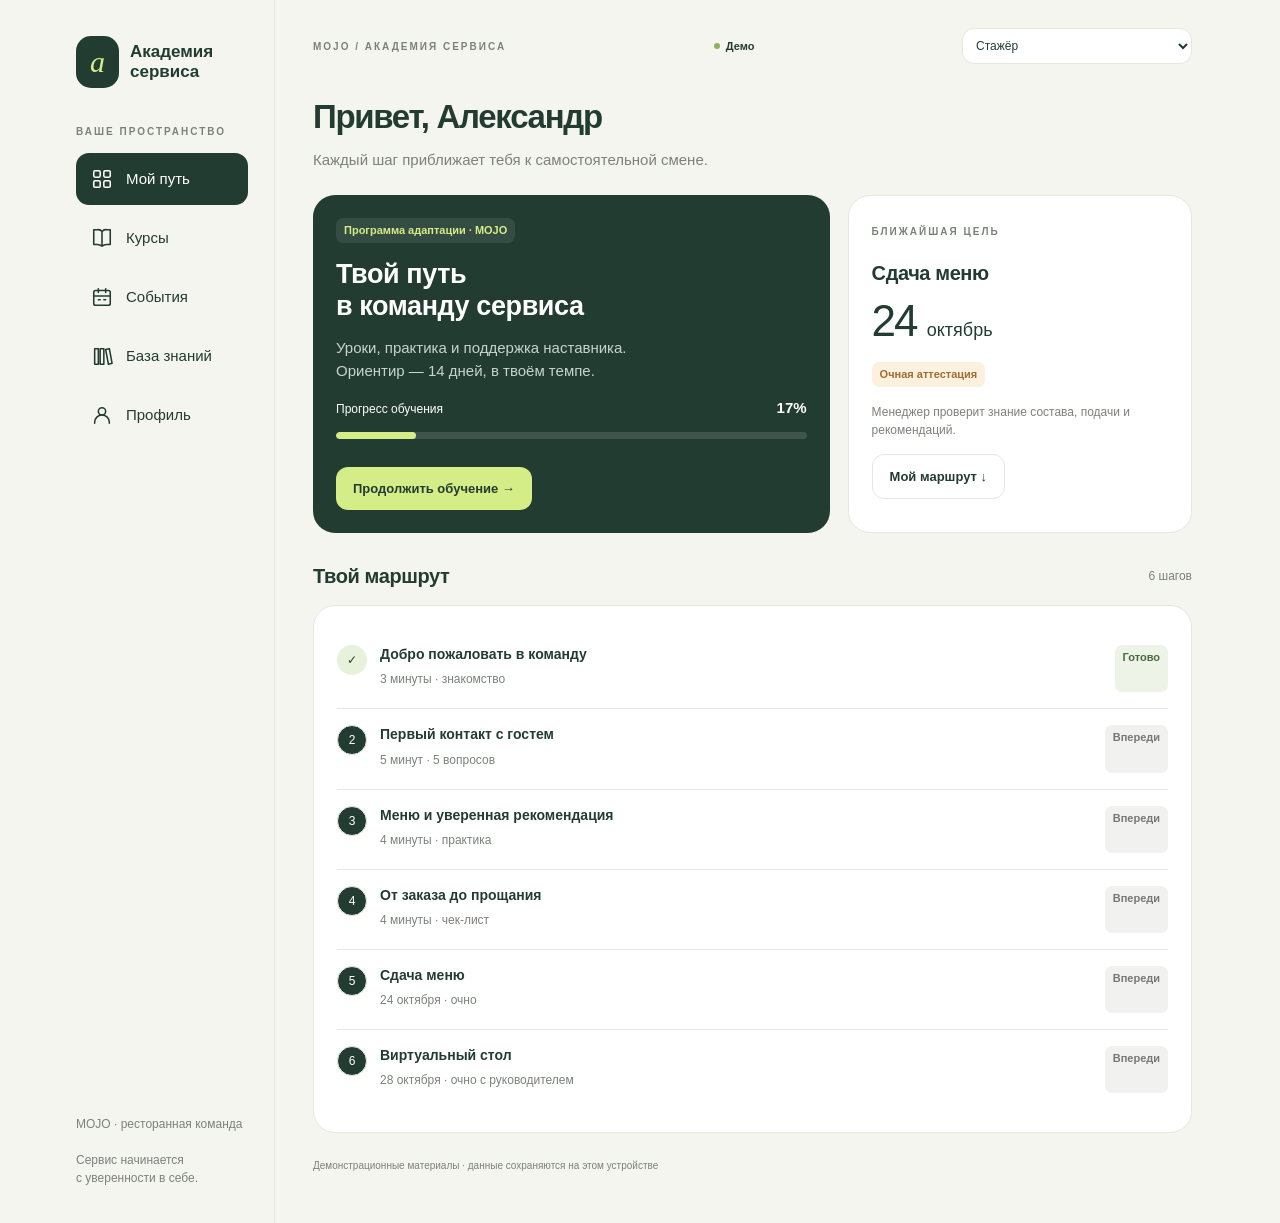
<file: index.html>
<!doctype html><html lang="ru"><head><meta charset="UTF-8"><meta name="viewport" content="width=device-width, initial-scale=1, viewport-fit=cover"><meta name="theme-color" content="#f5f5f0"><title>Академия сервиса</title><link rel="stylesheet" href="style.css?v=3"><script src="https://telegram.org/js/telegram-web-app.js"></script><script defer src="app.js?v=3"></script></head><body><div id="app"></div><dialog id="modal"></dialog><div id="toast" role="status" aria-live="polite"></div></body></html>
</file>
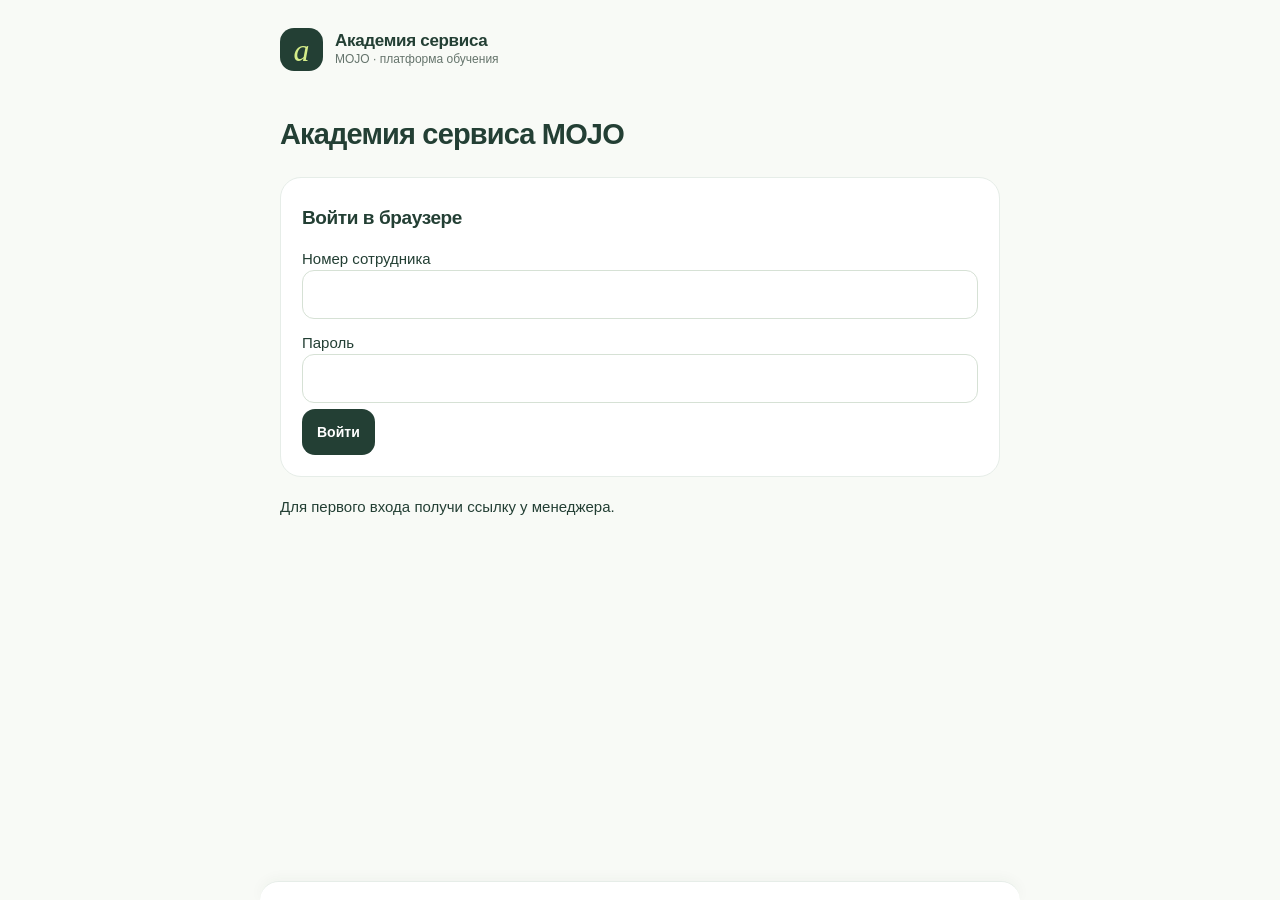
<file: pilot/index.html>
<!doctype html><html lang="ru"><head><meta charset="utf-8"><meta name="viewport" content="width=device-width,initial-scale=1,viewport-fit=cover"><title>Академия сервиса · Пилот</title><link rel="stylesheet" href="/pilot/pilot.css?v=20261023-outcome1"><link rel="stylesheet" href="/pilot/learning.css?v=20261023-events1"><link rel="stylesheet" href="/pilot/dishes.css?v=20261027-nav1"><link rel="stylesheet" href="/pilot/wine_cards.css?v=20261026-1-photos1"><script defer src="/pilot/telegram-web-app.js?v=20261101" onload="window.Telegram?.WebApp?.ready()"></script><script defer src="/pilot/learning.js?v=20261120-parallel"></script><script defer src="/pilot/onboarding.js?v=20261027-journey1-reflection1"></script><script defer src="/pilot/dishes.js?v=20261027-nav1-allergens1-next1"></script><script defer src="/pilot/pilot.js?v=20261120-startup-invites"></script><script defer src="/pilot/wine_cards.js?v=20261026-1"></script><script defer src="/pilot/menu_cards.js?v=photos1-20261027-stages1-repeat1"></script><script defer src="/pilot/menu_assessments.js?v=20261027-stages1"></script><script defer src="/pilot/events.js?v=20261023-events1"></script><script defer src="/pilot/voice.js?v=1"></script><link rel="stylesheet" href="/pilot/learner.css?v=20261026-reference1"><link rel="stylesheet" href="/pilot/mobile_polish.css?v=20261027-buttons1"><link rel="stylesheet" href="/pilot/onboarding.css?v=20261027-journey1"><script defer src="/pilot/recertification.js?v=20261110"></script></head><body><header class="academy-header"><div class="academy-mark" aria-hidden="true">a</div><div class="academy-brand"><strong>Академия сервиса</strong><span>MOJO · платформа обучения</span></div></header><nav id="nav"></nav><main id="app"><p>Подключаемся…</p></main><div id="error" role="alert"></div></body></html>
</file>
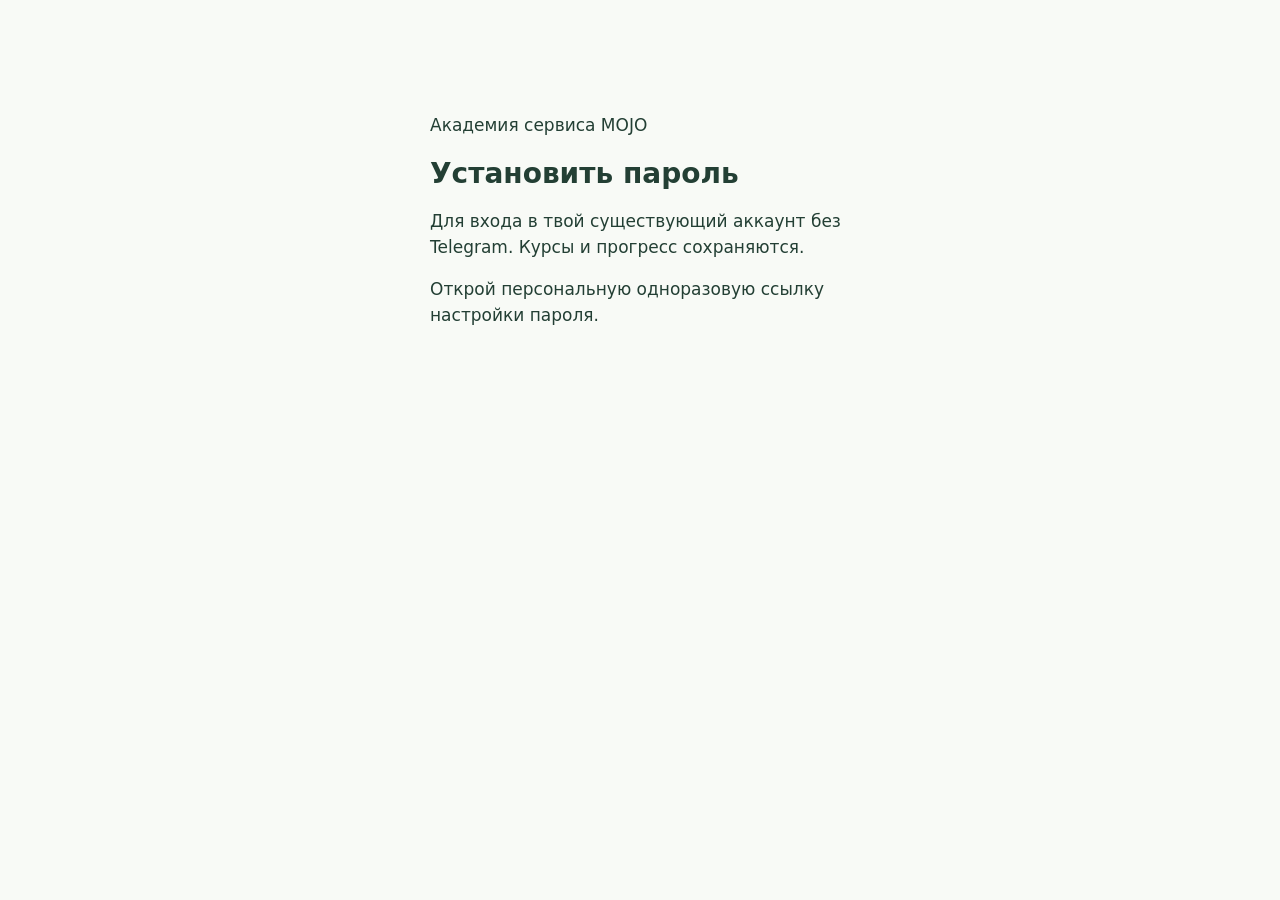
<file: pilot/setup-password.html>
<!doctype html>
<html lang="ru"><meta charset="utf-8"><meta name="viewport" content="width=device-width, initial-scale=1"><meta name="referrer" content="no-referrer"><title>Пароль · Академия MOJO</title>
<style>body{margin:0;background:#F8FAF6;color:#233F34;font:17px system-ui}main{max-width:420px;margin:8vh auto;padding:24px}form{background:white;padding:24px;border:1px solid #E6EDE8;border-radius:24px}h1{font-size:28px}label{display:block;margin:18px 0}input{box-sizing:border-box;width:100%;font:inherit;padding:14px;margin-top:8px;border:1px solid #bdcbbf;border-radius:12px}button,a{font:inherit}button{width:100%;padding:16px;background:#233F34;color:white;border:0;border-radius:12px}button:disabled{opacity:.5}p{line-height:1.5}#status{overflow-wrap:anywhere}a{color:#233F34}</style>
<main><p>Академия сервиса MOJO</p><h1>Установить пароль</h1><p>Для входа в твой существующий аккаунт без Telegram. Курсы и прогресс сохраняются.</p>
<form id="setup"><label>Новый пароль<input id="password" name="password" type="password" autocomplete="new-password" minlength="12" maxlength="128" required></label><label>Повтори пароль<input id="repeat" name="repeat" type="password" autocomplete="new-password" minlength="12" maxlength="128" required></label><p>От 12 до 128 символов.</p><button id="submit">Сохранить пароль</button></form><p id="status" role="status" aria-live="polite"></p><a id="login" href="/pilot/" hidden>Перейти ко входу →</a></main>
<script>
const token=location.hash.slice(1);history.replaceState(null,'',location.pathname);
const form=document.getElementById('setup'), status=document.getElementById('status'), button=document.getElementById('submit');
if(!token){form.hidden=true;status.textContent='Открой персональную одноразовую ссылку настройки пароля.';}
form.addEventListener('submit',async e=>{e.preventDefault();const password=document.getElementById('password'),repeat=document.getElementById('repeat');
if(password.value!==repeat.value){status.textContent='Пароли не совпадают.';return;}
button.disabled=true;status.textContent='Сохраняем…';
try{const response=await fetch('/api/browser/setup-password',{method:'POST',headers:{'Content-Type':'application/json'},body:JSON.stringify({token,password:password.value})});
const data=await response.json();if(!response.ok)throw new Error(typeof data.detail==='string'?data.detail:'Не удалось сохранить пароль.');
password.value='';repeat.value='';form.hidden=true;status.textContent='Пароль сохранён. Твой номер сотрудника: '+data.staff_id+'. Используй его и новый пароль для входа.';document.getElementById('login').hidden=false;
}catch(error){status.textContent=error.message==='Failed to fetch'?'Нет соединения. Попробуй ещё раз.':error.message;}finally{button.disabled=false;}});
</script></html>
</file>
<file: style.css>
:root{--bg:#f5f5f0;--paper:#fff;--ink:#233c32;--muted:#7b827b;--line:#e4e8df;--accent:#d5ed87;--green:#2e5844;--orange:#edc39a}*{box-sizing:border-box}body{margin:0;background:var(--bg);color:var(--ink);font:15px/1.5 -apple-system,BlinkMacSystemFont,"Segoe UI",sans-serif}button,input,select,textarea{font:inherit}button,a,input,select,textarea{-webkit-tap-highlight-color:transparent}button{cursor:pointer;color:inherit}button:disabled{opacity:.5;cursor:default}button:focus-visible,a:focus-visible{outline:3px solid #91b55e;outline-offset:3px}a{color:var(--green)}.shell{max-width:1180px;margin:auto;display:grid;grid-template-columns:225px 1fr;min-height:100vh}.sidebar{padding:36px 26px;border-right:1px solid var(--line);display:flex;flex-direction:column;gap:36px}.brand{display:flex;align-items:center;gap:11px;font-size:17px;font-weight:750;line-height:1.2}.logo{background:var(--ink);color:var(--accent);font:italic 30px Georgia;padding:9px 14px;border-radius:15px}.eyebrow{text-transform:uppercase;letter-spacing:2px;font-size:10px;font-weight:700;color:var(--muted)}nav{display:grid;gap:7px}nav button{background:transparent;border:0;padding:14px;border-radius:13px;text-align:left;display:flex;gap:12px;align-items:center}nav button.active{background:var(--ink);color:white}.navicon{font-size:19px;width:24px;text-align:center}.sidebottom{margin-top:auto;font-size:12px;color:var(--muted)}main{padding:28px 38px 50px;min-width:0}.topbar{display:flex;justify-content:space-between;align-items:center;gap:12px;margin-bottom:28px}.rolepicker{border:1px solid var(--line);border-radius:12px;background:#fff;padding:9px;max-width:230px;font-size:12px}.demo{display:inline-flex;align-items:center;gap:6px;font-size:11px;font-weight:650}.demo:before{content:'';width:6px;height:6px;background:#91b15e;border-radius:50%}h1{font-size:33px;letter-spacing:-1.3px;font-weight:650;margin:0 0 5px}h2{font-size:20px;letter-spacing:-.4px;margin:0}h3{font-size:17px;line-height:1.3;margin:0 0 7px}p{margin:7px 0 15px}.muted{color:var(--muted)}.intro{margin-bottom:24px}.grid{display:grid;grid-template-columns:1.5fr 1fr;gap:18px}.cards{display:grid;grid-template-columns:repeat(2,1fr);gap:16px}.card{padding:23px;border:1px solid var(--line);background:white;border-radius:22px;min-width:0}.hero{background:var(--ink);color:#fff;border:0;position:relative;overflow:hidden}.hero p{color:#c7d4cb}.hero .eyebrow{color:#bdcbbf}.hero h2{font-size:27px;line-height:1.2;max-width:280px;margin:15px 0}.hero .pill{background:#ffffff15;color:#d5ed87}.hero>*{position:relative;z-index:1}.btn{border:0;border-radius:12px;padding:12px 17px;background:var(--ink);color:white;font-weight:600;font-size:13px;display:inline-flex;align-items:center;justify-content:center;gap:8px;text-decoration:none}.btn.lime{background:var(--accent);color:var(--ink)}.btn.soft{background:#edf1e9;color:var(--ink)}.btn.outline{background:white;border:1px solid var(--line);color:var(--ink)}.btn.danger{background:#fae7e2;color:#953d2b}.full{width:100%}.row{display:flex;align-items:center;justify-content:space-between;gap:12px}.wrap{flex-wrap:wrap}.pill{display:inline-block;border-radius:7px;padding:4px 8px;background:#edf3e6;color:#4b6a40;font-size:11px;font-weight:600}.pill.warm{background:#fcf0df;color:#9e6c34}.pill.gray{background:#f1f2ef;color:#777}.section{margin:28px 0 14px}.progress{height:7px;background:#e9eee5;border-radius:10px;overflow:hidden;margin:12px 0}.progress>span{display:block;height:100%;background:#91b464;border-radius:10px}.hero .progress{background:#ffffff20}.hero .progress>span{background:var(--accent)}.big{font-size:44px;letter-spacing:-2px;line-height:1.2}.small{font-size:12px}.step{display:flex;gap:13px;padding:16px 0;border-bottom:1px solid var(--line)}.step:last-child{border:0}.stepnum{flex-shrink:0;width:30px;height:30px;border:1px solid var(--line);border-radius:50%;display:grid;place-items:center;font-size:12px}.step.done .stepnum{background:#e8f1d9;border:0}.step.current .stepnum{background:var(--ink);color:white}.step p{margin:4px 0;font-size:12px;color:var(--muted)}.courseart{height:115px;border-radius:14px;margin-bottom:17px;display:flex;align-items:center;justify-content:space-between;padding:22px;background:#e8eddf;color:#647f4e}.courseart .art{font-size:64px;font-family:Georgia}.courseart.apricot{background:#f5e5d5;color:#9e7853}.courseart.lilac{background:#eae6f3;color:#897b9e}.date{width:54px;flex-shrink:0;padding:8px;text-align:center;background:#eff2e9;border-radius:12px;font-size:11px}.date strong{display:block;font-size:23px;line-height:1.2}.event{display:flex;gap:15px;align-items:flex-start}.eventbody{flex:1;min-width:0}.eventbody p{font-size:12px}.eventcard{margin-bottom:12px}.stats{display:grid;grid-template-columns:repeat(3,1fr);gap:13px;margin:20px 0}.stats .card{padding:18px}.stats strong{font-size:29px;display:block}.stats span{font-size:11px;color:var(--muted)}.avatar{width:42px;height:42px;border-radius:50%;display:grid;place-items:center;background:#dfe8d5;color:#567345;font-size:13px;font-weight:700;flex-shrink:0}.person{padding:17px 0;border-bottom:1px solid var(--line)}.person:last-child{border:0}.personinfo{flex:1}.personinfo strong{font-size:13px}.personinfo p{font-size:11px;margin:2px 0;color:var(--muted)}label{display:block;font-size:12px;font-weight:600;margin:15px 0 6px}input,select,textarea{width:100%;border:1px solid #d5dccf;background:#fff;color:var(--ink);border-radius:10px;padding:11px;min-width:0}input[type=radio],input[type=checkbox]{width:auto;accent-color:var(--green)}textarea{min-height:90px;resize:vertical}.option{display:flex;gap:10px;align-items:flex-start;padding:13px;border:1px solid var(--line);border-radius:12px;margin:9px 0;font-weight:400;font-size:14px}.option:has(input:checked){background:#edf3e4;border-color:#91b464}dialog{border:0;padding:27px;border-radius:23px;width:min(540px,calc(100% - 24px));max-height:88vh;color:var(--ink);box-shadow:0 25px 100px #18342830}dialog::backdrop{background:#15281e70;backdrop-filter:blur(4px)}.close{border:0;background:#f0f2ec;border-radius:50%;width:32px;height:32px;font-size:22px}.actions{display:flex;gap:9px;margin-top:19px;flex-wrap:wrap}.notice{padding:13px 15px;background:#eef1e7;border-radius:12px;font-size:12px;margin:17px 0}.lesson{font-size:15px;line-height:1.8}.lesson h3{margin-top:22px}.qr{display:block;width:190px;height:190px;margin:20px auto}.empty{text-align:center;padding:30px;color:var(--muted)}#toast{position:fixed;bottom:90px;left:50%;transform:translateX(-50%) translateY(30px);background:var(--ink);color:white;border-radius:13px;padding:12px 20px;opacity:0;pointer-events:none;transition:.2s;z-index:20;width:max-content;max-width:90%;font-size:13px}#toast.show{opacity:1;transform:translateX(-50%) translateY(0)}.checklist{padding-left:19px}.checklist li{margin:9px 0}.mobilebrand{display:none}footer{font-size:10px;color:var(--muted);margin-top:25px}.spaced{margin-top:16px}@media(max-width:760px){.shell{display:block}.sidebar{border:0;padding:0}.sidebar .brand,.sidebar .eyebrow,.sidebottom{display:none}.sidebar nav{position:fixed;bottom:0;left:0;right:0;background:#fffffff5;border-top:1px solid var(--line);display:flex;justify-content:space-around;padding:7px 5px calc(7px + env(safe-area-inset-bottom));z-index:5;backdrop-filter:blur(15px)}nav button{flex:1;flex-direction:column;gap:2px;padding:7px 2px;font-size:10px;border-radius:10px}nav button.active{background:#edf2e4;color:var(--green)}.navicon{font-size:18px}.mobilebrand{display:flex;font-size:12px}.mobilebrand .logo{font-size:19px;padding:7px 10px;border-radius:10px}main{padding:19px 19px 105px}.topbar{margin-bottom:23px;flex-wrap:wrap}.rolepicker{max-width:100%;width:auto;font-size:11px;padding:8px}.topbar>.eyebrow{display:none}.demo{font-size:10px}.grid{grid-template-columns:1fr}.cards{gap:11px}.card{padding:18px;border-radius:18px}h1{font-size:29px}.intro p{font-size:13px}.hero h2{font-size:27px}.courseart{height:92px;padding:13px}.courseart .art{font-size:47px}.cards h3{font-size:15px}.cards .card{padding:14px}.stats{gap:7px}.stats .card{padding:12px}.stats strong{font-size:26px}.stats span{font-size:10px}.person .btn{padding:9px;font-size:11px}.rolelabel{margin:0}.eventcard .row{flex-wrap:wrap}.big{font-size:38px}.section{margin-top:24px}}@media(prefers-reduced-motion:reduce){*{transition:none!important}}

/* Keep decorative glyphs from rendering as color emoji on iOS. */
.courseart .art{display:none}

/* Consistent vector navigation icons across iOS and desktop. */
.navicon{width:24px;height:24px;display:inline-flex;align-items:center;justify-content:center;flex-shrink:0}.navicon svg{display:block;width:22px;height:22px}nav button{min-height:44px}
</file>
<file: pilot/pilot.css>
:root{color-scheme:light;--ink:#233c32;--line:#e0e6dd;--muted:#68766c}*{box-sizing:border-box}body{margin:0;background:#f5f5f0;color:var(--ink);font:16px/1.5 -apple-system,BlinkMacSystemFont,'Segoe UI',sans-serif}header,main,nav{max-width:900px;margin:auto;padding:20px}header{display:flex;justify-content:space-between;gap:15px}header span,.muted{color:var(--muted);font-size:13px}nav{display:flex;gap:8px;padding-top:0;overflow:auto}button,.button{font:inherit;border:0;border-radius:10px;background:var(--ink);color:white;padding:11px 15px;cursor:pointer;text-decoration:none;display:inline-block}button:disabled{opacity:.5;cursor:wait}button.secondary,nav button{background:#e5ebdf;color:var(--ink)}nav button.active{background:var(--ink);color:white}h1{font-size:27px;line-height:1.2}h2{font-size:20px}h3{font-size:17px}.card{background:white;border:1px solid var(--line);border-radius:16px;padding:20px;margin-bottom:14px}.row{display:flex;gap:10px;align-items:center;flex-wrap:wrap}.row>*{margin:0}.badge{background:#edf2e5;border-radius:6px;padding:4px 8px;font-size:12px}.body{white-space:pre-wrap;overflow-wrap:anywhere}label{display:block;margin:12px 0 6px}input,textarea,select{font:inherit;color:inherit;width:100%;padding:10px;background:white;border:1px solid #bdcabb;border-radius:8px}input[type=checkbox],input[type=radio]{width:auto;margin-right:9px}textarea{min-height:110px}textarea.lesson{min-height:220px}.option{padding:10px;border:1px solid var(--line);border-radius:8px}.question{border:1px solid var(--line);padding:16px;margin:15px 0;border-radius:12px}.actions{display:flex;gap:10px;margin-top:16px;flex-wrap:wrap}#error:not(:empty){position:fixed;bottom:15px;left:5%;width:90%;background:#723a30;color:white;padding:15px;border-radius:10px;z-index:10}button:focus-visible,a:focus-visible{outline:3px solid #93b955;outline-offset:3px}@media(max-width:600px){header,main,nav{padding:16px}header span{display:none}nav button{font-size:13px;white-space:nowrap}.card{padding:16px}}
/* MOJO: cream canvas, forest cards and lime progress from the original demo. */
:root{--ink:#223e34;--muted:#788279;--line:#e2e7dc;--lime:#d6ee89}
body{background:#f6f6f1}header{padding-top:28px;align-items:center}header strong{font-size:20px;letter-spacing:-.5px}h1{font-size:32px;letter-spacing:-1px;margin:18px 0 26px}h2{letter-spacing:-.4px}.card{border-radius:24px;padding:24px;margin-bottom:18px;box-shadow:0 2px 4px #223e3403}.progress-card{background:var(--ink);color:#fff;border:0;padding:30px}.progress-card .muted{color:#c8d5ca}.progress-card progress{appearance:none;height:9px;border:0;border-radius:20px;overflow:hidden}.progress-card progress::-webkit-progress-bar{background:#456052}.progress-card progress::-webkit-progress-value{background:var(--lime)}.progress-card progress::-moz-progress-bar{background:var(--lime)}button,.button{border-radius:13px;font-weight:600;padding:12px 17px}button.secondary{background:#eef2e7}nav button.active{background:#e9f0df;color:var(--ink);box-shadow:inset 0 -3px var(--ink)}nav button{background:transparent}.badge{border-radius:20px;padding:5px 10px}.option{border-radius:12px;padding:14px}.option:has(input:checked){background:#eff5e3;border-color:#859f69}input,textarea,select{border-radius:12px;padding:12px}main{padding-bottom:110px}#error:not(:empty){bottom:90px}button:focus-visible,a:focus-visible,input:focus-visible,textarea:focus-visible,select:focus-visible{outline:3px solid #91ad5c;outline-offset:3px}
@media(max-width:600px){header{padding:20px 20px 4px}main{padding:10px 20px 110px}h1{font-size:29px}h2{font-size:21px}.card{padding:22px;border-radius:22px}.actions button{flex:1 1 140px}nav{position:fixed;bottom:0;left:0;right:0;z-index:5;max-width:none;background:#fff;border-top:1px solid var(--line);padding:10px 8px calc(12px + env(safe-area-inset-bottom));gap:3px;justify-content:space-around}nav button{font-size:12px;min-height:48px;padding:8px 9px;flex:1;border-radius:13px}.progress-card{padding:25px}header span{display:none}}
@media(prefers-reduced-motion:reduce){*{scroll-behavior:auto!important}}


/* Reading and practice share the same mobile layout. */
:root{--paper:#fff;--canvas:#F8FAF6;--forest:#233F34;--forest-soft:#365747;--lime:#D5ED89;--border:#E6EDE8;--text-sub:#65746c;--ink:#233F34;--line:#E6EDE8}
body{background:var(--canvas);font-size:15px;line-height:1.54;-webkit-font-smoothing:antialiased}
header.academy-header{display:flex;align-items:center;justify-content:flex-start;gap:12px;padding:22px 20px 4px}
.academy-mark{background:var(--forest);color:var(--lime);border-radius:14px;width:43px;height:43px;display:grid;place-items:center;font:italic 32px Georgia,serif;line-height:1;flex-shrink:0}
.academy-brand{display:flex;flex-direction:column;gap:0;min-width:0}
.academy-brand strong{font-size:17px;font-weight:750;line-height:1.22;letter-spacing:-.3px}
.academy-brand span{font-size:12px;color:var(--text-sub);display:block!important;line-height:1.4}
main{max-width:900px;margin:auto;padding:18px 20px 112px}
h1{font-size:29px;font-weight:750;line-height:1.18;letter-spacing:-.85px}
h2{font-size:19px;line-height:1.3;font-weight:700}
.card{background:var(--paper);border:1px solid var(--border);border-radius:21px;padding:21px;box-shadow:none}
.card h2{margin-top:7px}
.card .muted{color:var(--text-sub)}
.card p{overflow-wrap:anywhere}
.eyebrow{font-size:10px;text-transform:uppercase;font-weight:800;letter-spacing:1.7px;color:#748471}
.section-heading{margin:2px 0 25px}
.section-heading h1{margin:9px 0 8px}
.section-heading p{margin:0;max-width:48ch}
.case-card{display:flex;flex-direction:column;gap:6px;min-height:160px}
.case-card h2{margin:4px 0 2px;font-size:19px}
.case-card p{margin:0}
.case-card .actions{margin-top:auto;padding-top:13px}
.case-scenario{background:#244337;color:white;border:none;padding:27px 23px}
.case-scenario .eyebrow{color:var(--lime)}
.case-scenario .case-prompt{font-size:18px;line-height:1.52;margin:17px 0 4px;letter-spacing:-.25px}
.case-answer-card h2{margin:0 0 9px}
.case-answer-card label{font-size:14px;font-weight:650}
.case-answer-card textarea{font-size:16px;line-height:1.6;min-height:168px;border:1px solid #bdcabb;resize:vertical}
.case-answer-card .muted{font-size:12px;line-height:1.45}
.case-answer-card .lime-action{background:var(--lime);color:var(--forest);font-weight:800}
#case-feedback .card{border-color:#cbd9bd;background:#fafdf6}
#case-feedback h3{margin-top:16px}
#case-request-state:empty{display:none}
.progress-card{background:var(--forest);color:white}
.badge{display:inline-block;align-self:flex-start;background:#e9f0df;color:#38593f;font-weight:650;font-size:11px}
button{font-weight:650}
button.secondary{background:#edf1e7;color:var(--forest)}
nav{display:flex;gap:3px;align-items:stretch;justify-content:space-around}
nav button.nav-item{background:transparent;color:var(--forest);border:0;display:flex;align-items:center;justify-content:center;gap:5px;flex-direction:column;font-size:11px;line-height:1.15;min-height:56px;font-weight:600;border-radius:14px;padding:8px 3px}
nav button.nav-item svg{width:22px;height:22px}
nav button.nav-item.active{background:#e9f0df;color:var(--forest);box-shadow:inset 0 -3px var(--forest)}
#bulk-import{background:#f9fbf5}
#error:not(:empty){position:fixed;z-index:30;bottom:calc(95px + env(safe-area-inset-bottom));left:12px;right:12px;width:auto;max-width:680px;margin:auto;box-shadow:0 10px 20px #263f3c24;background:#753b32;color:white}
@media(min-width:720px){
  header.academy-header{padding-top:28px}
  nav button.nav-item{flex:1}
  .case-card{max-width:100%}
  .case-scenario .case-prompt{font-size:20px}
}
@media(max-width:600px){
  header.academy-header{padding:20px 18px 6px}
  header.academy-header .academy-brand span{display:block!important}
  main{padding:16px 18px calc(114px + env(safe-area-inset-bottom))}
  nav{padding:8px 6px calc(10px + env(safe-area-inset-bottom));gap:2px;backdrop-filter:blur(14px)}
  nav button.nav-item{flex:1;min-width:0;font-size:10.5px;min-height:58px}
  h1{font-size:27px}
  .card{padding:19px;border-radius:20px}
  .case-scenario{padding:23px 21px}
  .case-scenario .case-prompt{font-size:17px}
  .case-answer-card button.lime-action{width:100%}
}


/* After AI feedback, present a decision instead of a wall of rubric text. */
.case-outcome{padding-bottom:calc(24px + env(safe-area-inset-bottom))}
.case-outcome>button{margin:0 0 20px;font-size:13px}
.case-outcome-hero{background:#233F34;color:#fff;border-color:#233F34;padding:27px 23px}
.case-outcome-hero .eyebrow{color:#D5ED89}
.case-outcome-hero h1{font-size:28px;line-height:1.16;color:#fff;margin:12px 0}
.case-outcome-hero p{font-size:16px;line-height:1.55;color:#E6F0E7;margin-bottom:0}
.case-outcome-next{padding:23px 21px;border-color:#D4E0D0}
.case-outcome-next .eyebrow{color:#56734A}
.case-outcome-next h2{font-size:21px;margin:12px 0}
.case-outcome-next p{line-height:1.55}
.case-outcome-next .case-focus{background:#F1F6E8;border-radius:12px;padding:12px 14px;font-weight:650;color:#233F34}
.case-outcome-next .case-course-name{font-size:13px;color:#506B4E}
.case-outcome-next .lime-action{display:block;width:100%;min-height:54px;margin:18px 0 0;background:#D5ED89;color:#233F34}
.case-outcome-actions{display:flex;flex-wrap:wrap;gap:9px;margin-top:12px}
.case-outcome-actions button{flex:1 1 160px;min-height:46px;font-size:13px}
.case-outcome-details>summary{cursor:pointer;font-size:15px;font-weight:700;list-style:none}
.case-outcome-details>summary::-webkit-details-marker{display:none}
.case-outcome-details h3{font-size:16px;margin:19px 0 7px}
.case-outcome-details p{font-size:15px;line-height:1.6}
.case-outcome-details .muted{border-top:1px solid #E6EDE8;padding-top:15px;margin-top:18px}
@media(max-width:420px){
 .case-outcome-hero{padding:24px 20px}
 .case-outcome-hero h1{font-size:25px}
 .case-outcome-next{padding:20px 18px}
}
</file>
<file: pilot/learning.css>
:root{--forest:#233F34;--lime:#D5ED89;--canvas:#F8FAF6;--border:#E6EDE8}
body{background:var(--canvas);color:#1F2937}
header,main,nav{max-width:760px}
.learning-hero{background:var(--forest)!important;color:white;border:0!important}
.learning-hero .eyebrow{color:var(--lime)}
.learning-hero h2{font-size:28px;max-width:20ch}
.learning-hero .row{justify-content:space-between}
.lime-action{background:var(--lime);color:var(--forest);width:100%;margin-top:18px}
progress{display:block;width:100%;height:7px;border:0;border-radius:8px;overflow:hidden;margin:14px 0 18px;appearance:none}
progress::-webkit-progress-bar{background:#E6EDE8}
progress::-webkit-progress-value{background:#a5c867}
progress::-moz-progress-bar{background:#a5c867}
.learning-hero progress::-webkit-progress-bar{background:#476356}
.learning-hero progress::-webkit-progress-value{background:var(--lime)}
.direction-grid{display:grid;grid-template-columns:1fr 1fr;gap:12px}
.direction-grid .direction{background:white;color:var(--forest);text-align:left;display:flex;flex-direction:column;gap:10px;margin:0;padding:18px;min-height:130px}
.direction small{font-weight:400;color:#65746c}
.filters{display:flex;gap:8px;overflow-x:auto;padding:14px 0;scrollbar-width:none}
.filters button{white-space:nowrap;font-size:13px;padding:8px 13px}
.filters .active{background:var(--forest);color:white}
.course-row{display:grid;grid-template-columns:44px 1fr 16px;align-items:center;gap:14px;width:100%;background:white;color:#1F2937;text-align:left;border:1px solid var(--border);padding:16px;margin:0 0 10px}
.course-row strong{font-size:16px;line-height:1.3;display:block}
.course-row small,.lesson-top small{display:block;color:#65746c;font-size:12px;font-weight:400;margin-top:5px}
.course-row progress{margin:10px 0 5px}
.course-symbol{display:grid;place-items:center;background:#edf3e7;color:var(--forest);border-radius:13px;min-height:54px}
.lesson-top{display:flex;gap:12px;align-items:center;margin-bottom:20px}
.lesson-top>div{min-width:0}
.chapter h1{font-size:22px;line-height:1.35}
.chapter .body{font-size:17px;line-height:1.75;color:#1F2937}
.option{display:flex;align-items:flex-start;gap:10px;background:white;padding:17px;line-height:1.45}
.option input{margin-top:4px;accent-color:var(--forest);flex-shrink:0}
.result-card{background:#f0f6e5!important}
.result-card h1{font-size:48px;margin:12px 0}
main{overflow-wrap:anywhere;padding-bottom:120px}
.actions>button{min-height:46px}
nav{position:fixed;bottom:0;left:0;right:0;z-index:5;background:white;border-top:1px solid var(--border);padding:8px 8px calc(10px + env(safe-area-inset-bottom));border-radius:20px 20px 0 0}
nav button.nav-item{flex:1;min-width:0}
@media(min-width:760px){main{padding-top:24px}.learning-hero{padding:28px}.direction-grid{grid-template-columns:repeat(4,1fr)}}

/* Curated course lessons: mobile-first photo, clear ingredient list, usable navigation. */
.chapter .dish-photo.wide{height:auto;aspect-ratio:4/3;margin:18px -6px 22px}
.chapter .dish-photo.wide img{object-fit:contain;background:#edf3e8}
.chapter .badge{background:#eef3e7;color:var(--forest);padding:5px 10px}
.chapter h2{font-size:18px;color:var(--forest);margin:22px 0 10px}
.chapter-ingredients{list-style:none;padding:0;margin:4px 0 8px;display:grid;gap:8px;grid-template-columns:repeat(2,minmax(0,1fr))}
.chapter-ingredients li{background:#f2f6ec;border:1px solid #e2e9da;padding:12px;border-radius:12px;font-size:15px;line-height:1.4;overflow-wrap:break-word}
.lesson-source{white-space:pre-line;line-height:1.72}
.lesson-practice{padding:18px;border:1px solid #dfe8d3;border-radius:16px;background:#f3f8e8;margin-top:24px}
.lesson-practice strong{color:var(--forest)}
.lesson-practice p{margin:10px 0 0;font-size:15px;line-height:1.5}
.chapter-actions button{flex:1;min-width:0}
.chapter-actions .lime-action{margin-top:0}
.map-row{display:flex;align-items:center;justify-content:space-between;gap:12px;padding:12px;border:1px solid var(--border);border-radius:14px;background:white;margin:9px 0}
.map-row>span{flex:1;min-width:0;display:grid;gap:5px;line-height:1.3}
.map-row small{color:#617469}
.map-buttons{display:flex;flex-wrap:wrap;justify-content:flex-end;gap:5px}
.map-row button{padding:9px 11px;min-height:42px;margin:0;white-space:nowrap;font-size:13px}
.map-sticky{position:sticky;bottom:calc(86px + env(safe-area-inset-bottom));z-index:3;background:var(--canvas);padding:14px 0;border-top:1px solid var(--border);margin-top:18px}
.map-sticky button{width:100%;background:var(--forest);color:white}
@media(max-width:410px){.chapter-ingredients{grid-template-columns:1fr}.map-row{align-items:flex-start}.map-row button{font-size:12px}}

.lesson-ai{background:white;border:1px solid var(--border);border-radius:19px;margin:18px 0;padding:22px}
.lesson-ai textarea{width:100%;min-height:130px;resize:vertical;line-height:1.6;font-size:16px}
.lesson-ai>button{background:var(--lime);color:var(--forest);width:100%;margin-top:12px}
.lesson-ai .result-card{margin:18px 0 0}
.lesson-ai .result-card h3{color:var(--forest);margin:16px 0 6px}
.lesson-ai #dish-practice-state{font-size:14px;color:#617469}

.text-chapter-editor textarea{font-size:16px;line-height:1.6;width:100%;min-height:170px}
.text-chapter-editor .row{align-items:center;justify-content:space-between;gap:12px;margin-bottom:16px}
.text-chapter-editor label{display:block;margin:14px 0}
.text-chapter-editor input{font-size:16px}

/* Manager actions are immediately visible on Home, Courses, and Materials. */
.academy-manager-tools{background:#fff;border:1px solid #dce8dc;margin:12px 0 20px;padding:20px;border-radius:20px}
.academy-manager-tools h2{margin:6px 0 10px;color:#233F34;font-size:21px}
.academy-manager-tools p{font-size:15px;line-height:1.55;color:#54685d}
.academy-manager-tools .lime-action{display:block;background:#D5ED89;color:#233F34;font-weight:700;min-height:52px;width:100%;margin:16px 0 0}
.academy-manager-tools .academy-manager-warning{border-top:1px solid #e3ebe5;margin:16px 0 0;padding-top:13px;font-size:14px;color:#705c21}


/* MOJO learning path: one primary action, three-tab learner/manager navigation. */
body{background:#F8FAF6;color:#233F34}
main{max-width:760px}
nav{max-width:760px}
nav button.nav-item{min-height:60px;font-size:12px;gap:6px;transition:background .15s ease}
nav button.nav-item.active{background:#EEF4E4;box-shadow:none;color:#233F34}
nav button.nav-item.active svg{stroke-width:2.3}
.learner-topline{display:flex;align-items:center;justify-content:space-between;gap:10px;margin-top:8px}
.learner-topline .eyebrow{margin:0;line-height:1.5}
.learner-topline button{font-size:12px;padding:8px 12px;white-space:nowrap;min-height:38px}
.learner-intro{max-width:44ch;margin-top:-12px}
.journey-progress{border-color:#E7EBE4;padding:22px 22px 18px}
.journey-progress .row{justify-content:space-between;gap:14px;flex-wrap:nowrap}
.journey-progress .row strong{font-size:17px}
.journey-progress .row span{color:#617469;font-size:13px}
.journey-progress progress{margin:17px 0 9px;height:8px}
.journey-progress p{font-size:13px;margin:0}
.journey-next{background:#233F34;color:white;border-color:#233F34;padding:27px 23px}
.journey-next .eyebrow{color:#D5ED89}
.journey-next h2,.journey-next h1{font-size:27px;letter-spacing:-.6px;line-height:1.2;margin:15px 0 12px;color:white}
.journey-next p{color:#DDE8DC;font-size:14px;line-height:1.55}
.journey-next .lime-action{font-size:16px;min-height:54px;margin-top:22px;border-radius:14px}
.journey-next button.secondary{display:block;margin:13px auto 0;background:#E9F1DF;color:#233F34}
.journey-steps{display:flex;gap:8px;justify-content:space-between;margin-top:24px;color:#D5ED89;font-size:11px}
.journey-steps span{white-space:nowrap}
.journey-section-title{margin:25px 0 12px}
.journey-section-title h2{margin:0;font-size:19px}
.journey-mini{width:100%;display:grid;grid-template-columns:34px 1fr 18px;align-items:center;text-align:left;gap:14px;padding:16px;background:#FFF;color:#233F34;border:1px solid #E6EDE8;border-radius:18px;margin:9px 0;box-shadow:none}
.journey-mini strong{font-size:15px;display:block;line-height:1.35}
.journey-mini small{display:block;color:#68796E;font-size:12px;margin-top:4px}
.journey-num{display:grid;place-items:center;background:#F1F6E6;border-radius:10px;height:34px;font-size:13px;font-weight:750}
.journey-bottom{text-align:center;margin:20px 0 8px}
.journey-bottom button{width:100%;min-height:48px}
.course-row{border-radius:18px;grid-template-columns:46px 1fr 12px;padding:16px 14px;min-height:103px}
.course-row progress{height:5px;margin:10px 0 6px}
.course-row small{font-size:12px}
.course-row strong{font-size:15px}
.course-symbol{width:46px;min-height:46px}
.practice-entry{margin:22px 0}
.practice-entry h2{margin:11px 0 8px}
.practice-entry button{width:100%;margin-top:11px}
.manager-entry{margin:16px 0;text-align:center}
.manager-entry button{width:100%}
.lesson-top{align-items:center;padding-bottom:6px}
.lesson-top>button{padding:10px 12px;min-height:42px;white-space:nowrap;font-size:12px}
.lesson-top strong{font-size:14px;display:block;line-height:1.3}
.lesson-top small{font-size:12px}
.lesson-progress{justify-content:space-between;color:#67766F;font-size:12px}
.lesson-progress strong{color:#233F34}
.lesson-stage{display:flex;align-items:center;gap:6px;margin:12px 0 24px}
.lesson-stage span{flex:1;min-width:0;text-align:center;background:#EAF0E6;color:#718274;padding:9px 4px;border-radius:10px;font-size:10px;font-weight:700}
.lesson-stage span.stage-active{background:#D5ED89;color:#233F34}
.chapter{padding:22px 20px}
.chapter h1{font-size:24px}
.chapter-actions{margin:18px 0 24px}
.chapter-actions button{margin:0;min-height:53px}
.chapter-actions .lime-action{flex:2}
.lesson-extra{padding:14px 18px}
.lesson-extra>summary{cursor:pointer;font-weight:700;padding:5px 0}
.lesson-extra .card{padding:15px;margin-top:14px}
.lesson-extra>button{width:100%;margin-top:10px}
.result-card>.lime-action,.result-card>.secondary{display:block;width:100%;margin-top:12px}
.workspace-head{margin:4px 0 24px}
.workspace-head>button{font-size:12px;margin-bottom:20px;padding:9px 13px}
.workspace-head h1{margin:8px 0 10px}
.workspace-head p{font-size:14px;line-height:1.5;margin:0}
.manager-stats{display:flex;gap:10px;margin-bottom:22px}
.manager-stats>div{flex:1;min-width:0;display:flex;flex-direction:column;gap:4px;background:#EDF3EA;border-radius:16px;padding:16px}
.manager-stats strong{font-size:22px;color:#233F34;line-height:1}
.manager-stats span{font-size:11px;color:#637469}
.manager-create{background:#233F34;color:white}
.manager-create>summary{cursor:pointer;color:#D5ED89}
.manager-create>summary>strong{font-size:17px}
.manager-create>summary>span{color:#D7E5D6}
.manager-create p{color:#DFEBDF!important}
.manager-create input{background:white}
.manager-create .card{background:white;color:#233F34}
.manager-create .muted{color:#D5E0D5}
.manager-create .secondary{background:#EAF0E3}
.manager-tools{display:grid;grid-template-columns:repeat(2,minmax(0,1fr));gap:12px;margin:14px 0 25px}
.manager-tool{padding:19px 15px;text-align:left;background:#FFF;color:#233F34;border:1px solid #E6EDE8;border-radius:18px;min-height:116px}
.manager-tool strong{display:block;font-size:14px;line-height:1.3}
.manager-tool small{display:block;font-size:12px;color:#637469;margin-top:11px;line-height:1.35}
.manager-section-title{align-items:center;margin-bottom:15px}
.manager-section-title h2{margin:0}
.manager-list{padding:16px 19px;margin-bottom:11px}
.manager-list>summary,.archive-list>summary,.manager-more>summary,.manager-create>summary{cursor:pointer;display:flex;align-items:center;justify-content:space-between;gap:12px;list-style:none}
.manager-list>summary::-webkit-details-marker,.archive-list>summary::-webkit-details-marker,.manager-more>summary::-webkit-details-marker,.manager-create>summary::-webkit-details-marker{display:none}
.manager-list>summary strong{font-size:15px;font-weight:720}
.manager-list>summary span:not(.badge){font-size:12px;color:#6C7D70;line-height:1.5}
.manager-list>summary .badge{font-size:11px}
.manager-list[open]>summary{padding-bottom:15px;border-bottom:1px solid #E8EEE7;margin-bottom:15px}
.manager-course>summary>span:first-child{display:grid;gap:6px;min-width:0}
.manager-course small{color:#718075;font-size:12px}
.manager-course-actions .actions{margin-top:0}
.manager-course-actions .lime-action{width:100%;margin:0}
.manager-more{padding:14px 0 0;border-top:1px solid #EBF0E8;margin-top:14px}
.manager-more>summary{color:#66796B;font-size:13px;font-weight:650}
.manager-more .actions{margin-top:13px}
.manager-assignment{padding:14px 0;border-top:1px solid #E6EDE8}
.manager-assignment:first-of-type{border-top:0}
.manager-assignment h3{margin:8px 0 4px}
.manager-assignment button{margin-top:8px}
.archive-list{margin-top:26px;background:#F5F7F2}
.archive-list>summary{font-weight:700}
.archive-list>summary span{font-size:13px;color:#718075}
.archive-list>.manager-course{margin-top:14px}
@media(max-width:440px){
 .learner-topline .eyebrow{font-size:9px;letter-spacing:1px}
 .learner-topline button{padding:8px;font-size:11px}
 .journey-next{padding:24px 19px}
 .journey-steps{font-size:10px;gap:3px}
 .manager-tools{gap:8px}
 .manager-tool{padding:14px 12px}
 .manager-stats>div{padding:14px 10px}
 .manager-stats strong{font-size:20px}
 nav button.nav-item{font-size:11px}
}
@media(prefers-reduced-motion:reduce){nav button.nav-item{transition:none}}

/* Role-first management and in-person training calendar. */
.manager-home-primary{background:#233F34;color:#fff;padding:24px}
.manager-home-primary .eyebrow{color:#D5ED89}
.manager-home-primary h2{color:#fff;margin:10px 0}
.manager-home-primary p.muted{color:#E2EBE1}
.manager-urgent{border-color:#C4D6B6;background:#F4F9E9}
.manager-secondary{margin:24px 0;text-align:center}
.event-card h2{margin:12px 0 6px}
.event-card .actions{margin-top:16px}
.event-card .lime-action{margin:14px 0 0}
.event-card .eyebrow{color:#456951}
@media(max-width:440px){nav button.nav-item{font-size:10px;min-width:0;letter-spacing:-.15px}nav button.nav-item svg{width:20px;height:20px}nav{gap:1px;padding-left:3px;padding-right:3px}}
</file>
<file: pilot/dishes.css>
.dish-summary{color:#617469;font-size:13px;margin:18px 0 14px}
.dish-grid{display:grid;grid-template-columns:repeat(2,minmax(0,1fr));gap:12px}
.dish-tile{display:flex;flex-direction:column;text-align:left;gap:9px;background:#fff;color:#233f34;border:1px solid #e6ede8;border-radius:18px;padding:10px;overflow:hidden;min-width:0}
.dish-tile strong{line-height:1.35;font-size:15px}
.dish-tile small{color:#69796f;font-size:12px}
.dish-tile:focus-visible{outline:3px solid #a8c96e}
.dish-photo{height:135px;border-radius:13px;background:#edf3e8;display:grid;place-items:center;color:#829386;overflow:hidden}
.dish-photo img{height:100%;width:100%;object-fit:cover}
.dish-photo.wide{height:245px;margin-bottom:20px}
.dish-detail h1{margin:13px 0 20px;line-height:1.25}
.dish-detail h2{margin:24px 0 10px}
.dish-detail li{padding:4px 0}
.dish-description{white-space:pre-wrap;line-height:1.7}
.dish-kicker{font-size:13px;color:#617469}
.dish-badge{margin-top:auto;padding:4px 8px;border-radius:9px;background:#fff1d8;color:#806020;font-size:12px}
.dish-badge.live{background:#edf5e3;color:#2a563e}
.dish-pages{display:flex;gap:10px;margin:18px 0}
.dish-controls{border-top:1px solid #e6ede8;padding-top:15px;margin-top:20px;display:flex;gap:10px;flex-wrap:wrap}
.dish-controls button{white-space:normal}
.dish-import{background:#fff;border:1px solid #e6ede8}
.dish-import h2{margin-top:0}
.dish-import input[type=file]{background:#f8faf6;border-radius:12px;margin:10px 0;padding:15px}
.dish-edit-form textarea{min-height:110px}
@media(min-width:650px){.dish-grid{grid-template-columns:repeat(3,minmax(0,1fr))}}
@media(max-width:380px){.dish-grid{gap:8px}.dish-tile{padding:8px}.dish-photo{height:110px}}

/* Previous/next navigation in manager dish review and editor. */
.dish-switcher{display:flex;align-items:center;justify-content:space-between;gap:9px;margin:12px 0 15px}
.dish-switcher button{flex:1;min-width:0;min-height:44px;margin:0;padding:10px 8px;font-size:13px}
.dish-switcher .dish-position{flex:0 0 auto;font-size:12px;color:#637469;white-space:nowrap}
.dish-switch-spacer{flex:1}
@media(max-width:380px){.dish-switcher button{font-size:12px;padding:9px 5px}}
</file>
<file: pilot/wine_cards.css>
/* Wine recall / MOJO Academy — light, quiet learner UI. */
.wine-stats{justify-content:space-between;align-items:center;gap:10px;font-size:13px}
.wine-stats span{color:#67766f}
.wine-caption{font-size:13px;color:#5e7467;margin:12px 0}
.wine-flip-card{display:flex;flex-direction:column;align-items:stretch;justify-content:space-between;text-align:left;gap:25px;
  width:100%;min-height:310px;background:#fff;border:1px solid #e6ede8;color:#233f34;border-radius:24px;
  padding:24px;box-shadow:0 9px 30px rgba(35,63,52,.06);white-space:normal}
.wine-flip-card:focus-visible{outline:3px solid #a4c973;outline-offset:3px}
.wine-card-hint,.wine-card-foot{font-size:12px;color:#6a7a70;font-weight:500}
.wine-card-foot{text-align:center;padding-top:15px;border-top:1px solid #e6ede8}
.wine-question{font-size:25px;line-height:1.35;font-weight:750;text-align:center;align-self:center;overflow-wrap:anywhere;padding:20px 0}
.wine-fact{display:grid;grid-template-columns:105px minmax(0,1fr);gap:12px;border-bottom:1px solid #e6ede8;padding:10px 0;line-height:1.45}
.wine-fact span{color:#718075;font-size:12px}
.wine-fact strong{font-size:16px;overflow-wrap:anywhere}
.wine-rating-actions{display:grid;grid-template-columns:repeat(3,minmax(0,1fr));gap:8px;margin-top:18px}
.wine-rating-actions button{margin:0;padding:14px 8px;min-height:48px;font-size:13px}
.wine-rating-actions .lime-action{background:#233f34;color:white}
.wine-source,.wine-instruction{font-size:13px;line-height:1.55;margin:12px 0}
.wine-leave{margin-top:16px}
.wine-leave button{font-size:13px}
.wine-finished h1{font-size:24px}
.wine-editor-row label{display:block;font-size:13px;margin-top:13px}
.wine-editor-row input{display:block;width:100%;min-width:0;margin-top:5px;font-size:16px}
.wine-editor-row .row{align-items:center;justify-content:space-between}
.wine-form-grid{display:grid;grid-template-columns:1fr 1fr;gap:10px}
@media(max-width:390px){.wine-form-grid{grid-template-columns:1fr}.wine-flip-card{min-height:280px;padding:20px}.wine-fact{grid-template-columns:90px 1fr}}

/* Approved white variant of the staff home screen; manager layout unchanged. */
.journey-progress{background:white}
.journey-next{background:white;color:#233f34;border:1px solid #e6ede8;box-shadow:0 5px 26px rgba(35,63,52,.04)}
.journey-next .eyebrow{color:#5c7767}
.journey-next h1,.journey-next h2{color:#233f34}
.journey-next p{color:#5c6c62}
.journey-next .journey-steps{color:#5e7566}
.journey-next .lime-action{background:#233f34;color:#fff}
.journey-next button.secondary{background:#eaf0e3;color:#233f34}

.menu-card-photos .dish-photo{width:100%;aspect-ratio:4/3;max-height:260px;border-radius:16px;overflow:hidden;margin:0 0 14px}.menu-card-photos img{width:100%;height:100%;object-fit:contain}

/* MOJO menu Quizlet: GPU-friendly flip, photo stays mounted on the front. */
.menu-flip-scene{display:block;position:relative;padding:0!important;min-height:480px;perspective:1100px;background:transparent!important;border:0!important;box-shadow:none!important;overflow:visible;isolation:isolate}
.menu-flip-inner{display:grid;grid-template-columns:minmax(0,1fr);grid-template-rows:1fr;width:100%;min-height:480px;transform-style:preserve-3d;transition:transform 620ms cubic-bezier(.22,.7,.2,1);will-change:transform}
.menu-flip-inner.is-flipped{transform:rotateY(180deg)}
.menu-flip-face{grid-area:1/1;display:flex;flex-direction:column;gap:24px;align-items:stretch;justify-content:space-between;text-align:left;padding:32px 28px;background:#fff;color:#233f34;border:1px solid #e6ede8;border-radius:26px;box-shadow:0 10px 28px rgba(35,63,52,.065);-webkit-backface-visibility:hidden;backface-visibility:hidden;transform:translateZ(1px);min-width:0}
.menu-flip-back{transform:rotateY(180deg) translateZ(1px);background:linear-gradient(155deg,#fff 0%,#f8faf6 100%)}
.menu-flip-face .menu-card-photos{display:block;width:100%}
.menu-flip-face .menu-card-photos .dish-photo{max-height:300px}
.menu-flip-answer{display:block;align-self:stretch;max-height:420px;overflow-y:auto;overscroll-behavior:contain}
.menu-flip-face .wine-card-foot{display:block;width:100%}
.menu-flip-scene:focus-visible{outline:3px solid #a4c973;outline-offset:5px}
.wine-source[hidden],.wine-rating-actions[hidden],.wine-instruction[hidden]{display:none!important}
@media(max-width:390px){.menu-flip-scene,.menu-flip-inner{min-height:445px}.menu-flip-face{padding:22px 20px}.menu-flip-answer{max-height:340px}}
@media(prefers-reduced-motion:reduce){.menu-flip-inner{transition:none;will-change:auto}}
</file>
<file: pilot/learner.css>
/* Employee screens; management keeps its existing layout. */
body.learner-ui{background:#F8FAF6;color:#1F2937}
.learner-ui .academy-header{padding:16px 20px 4px;max-width:600px;gap:9px}
.learner-ui .academy-mark{width:30px;height:30px;border-radius:10px;font-size:26px}
.learner-ui .academy-brand strong{font-size:12px}
.learner-ui .academy-brand span{font-size:10px}
.learner-ui main{max-width:600px;padding:20px 20px calc(110px + env(safe-area-inset-bottom))}
.learner-ui h1{font-size:26px;letter-spacing:-.7px;line-height:1.25;margin:12px 0 22px;color:#172b23}
.learner-ui h2{font-size:19px;letter-spacing:-.3px}
.learner-ui .card{border:1px solid #E6EDE8;border-radius:22px;padding:20px;background:white}
.learner-ui button{min-height:44px}
.learner-ui .learner-greeting{display:flex;gap:12px;align-items:center;margin:8px 0 24px}
.learner-greeting h1{font-size:20px;margin:0 0 4px}.learner-greeting p{font-size:12px;color:#66766c;margin:0}
.learner-avatar{width:44px;height:44px;display:grid;place-items:center;flex-shrink:0;background:#e7eee6;border-radius:50%;font-size:20px;color:#233F34}
.learner-greeting .greeting-events{margin-left:auto;background:transparent;color:#233F34;padding:8px;display:grid;place-items:center}
.learner-ui .continue-card{padding:23px;background:white;box-shadow:0 8px 30px #233f3405}
.continue-card small{font-size:12px;color:#607368}.continue-card h2{margin:10px 0;font-size:23px}.continue-card p{font-size:13px;color:#627268;margin:10px 0}.continue-card button{width:100%;background:#233F34;color:white;border-radius:14px}.continue-card progress{height:6px;margin:16px 0 22px}
.learner-summary{display:grid;grid-template-columns:1.25fr 1fr;gap:12px}.learner-summary button.card{text-align:left;color:#233F34;display:flex;flex-direction:column;gap:9px;padding:17px;min-width:0}.learner-summary small,.learner-summary span{font-size:11px;font-weight:400;color:#617067}.learner-summary strong{font-size:15px}.learner-summary .progress-summary{background:#eef3e9}.progress-summary strong{font-size:32px}.progress-summary strong span{font-size:17px}
.learner-section{justify-content:space-between;margin:8px 0 14px}.learner-section h2{margin:0}.learner-section button{background:transparent;font-size:12px;padding:8px}
.learner-ui .course-row{grid-template-columns:88px minmax(0,1fr) 22px;gap:13px;padding:9px;border-radius:20px;min-height:116px;margin-bottom:12px}.course-copy{min-width:0}.learner-ui .course-row strong{font-size:15px;line-height:1.35}.learner-ui .course-row small{font-size:11px;line-height:1.4}.learner-ui .course-row progress{height:4px;margin:12px 0 6px}.learner-ui .course-symbol{width:88px;height:98px;background:#edf1e9;border-radius:14px}.course-symbol svg{width:28px;height:28px}.learner-ui .course-cover{width:88px;height:98px;border-radius:14px;margin:0;min-height:0}.course-cover img{width:100%;height:100%;object-fit:cover}.course-arrow{width:22px;height:28px;border-radius:50%;background:#f0f3ed;display:grid;place-items:center;font-size:21px}
.course-search{margin:0}.course-search>span{display:block;font-size:12px;color:#65756a;margin-bottom:6px}.course-search input{border:0;border-radius:14px;background:#ecefe9;padding:13px 15px}.learner-ui .filters{gap:7px;padding:16px 0 20px}.learner-ui .filters button{border-radius:22px;min-height:36px;font-size:12px;padding:8px 13px}
.learner-ui nav{max-width:600px;border-radius:22px 22px 0 0;padding:9px 5px calc(10px + env(safe-area-inset-bottom));box-shadow:0 -5px 24px #233f3405;gap:0;overflow:visible}.learner-ui nav button.nav-item{font-size:9px;letter-spacing:0;padding:8px 1px;min-height:55px;gap:6px;background:transparent;color:#748078;white-space:nowrap}.learner-ui nav button.nav-item.active{color:#233F34;background:#f0f5ea;border-radius:15px;box-shadow:none}.learner-ui nav svg{height:21px;width:21px}
.learner-ui .lesson-top{margin:0 0 15px;gap:12px}.learner-ui .lesson-top>button{font-size:11px;padding:8px}.learner-ui .lesson-stage{margin:14px 0;font-size:10px}.learner-ui .chapter{padding:0;border:0;background:transparent}.learner-ui .chapter h1{font-size:25px;margin:15px 0 18px}.learner-ui .chapter .badge{font-size:10px}.learner-ui .chapter .dish-photo.wide{margin:18px 0;border-radius:20px;overflow:hidden;aspect-ratio:4/3}.learner-ui .chapter .dish-photo.wide img{object-fit:contain}.lesson-tabs{display:flex;gap:6px;overflow:auto}.lesson-tabs button{flex:1;padding:9px 7px;font-size:11px;color:#6c786e;background:#eef1eb;border-radius:13px;white-space:nowrap}.lesson-tabs button[aria-selected=true]{color:#233F34;background:#e2eadc;box-shadow:inset 0 -2px #233F34}.learner-ui [role=tabpanel]{padding:18px 20px;border:1px solid #E6EDE8;border-radius:20px;background:white}.learner-ui [role=tabpanel][hidden]{display:none}.learner-ui [role=tabpanel] h2{margin:0 0 12px;font-size:16px}.learner-ui .chapter .body{font-size:15px;line-height:1.75}.learner-ui .chapter-ingredients{grid-template-columns:1fr;gap:8px}.learner-ui .chapter-ingredients li{font-size:14px;padding:10px 12px;background:#f3f6ef}.chapter-source{font-size:11px!important;margin-top:15px}.learner-ui .chapter-actions .lime-action{background:#233F34;color:white}.learner-ui .lesson-source{padding:4px 0}.learner-ui #study-quiz{padding:20px;border-radius:22px;background:white;border:1px solid #E6EDE8}.learner-ui #study-quiz h1{font-size:21px;line-height:1.4;margin:0 0 18px}.learner-ui textarea{font-size:16px;min-height:180px;line-height:1.6;border:1px solid #dce4db;border-radius:15px}.learner-ui #study-quiz .actions button[type=submit]{flex:1}.learner-ui .option{padding:14px;font-size:14px}.learner-ui .lesson-ai{padding:20px}.learner-ui .lime-action{background:#233F34;color:white}.learner-ui .result-card{background:#f0f5e9}.learner-ui .journey-next{background:white;border-color:#e6ede8;color:#233F34}.learner-ui .journey-next h1,.learner-ui .journey-next h2,.learner-ui .journey-next p{color:#233F34}
@media(max-width:360px){.learner-ui main{padding-left:14px;padding-right:14px}.learner-ui .course-row{grid-template-columns:72px minmax(0,1fr) 18px;gap:10px}.learner-ui .course-cover,.learner-ui .course-symbol{width:72px;height:90px}.learner-greeting h1{font-size:18px}.learner-summary{gap:8px}.learner-summary button.card{padding:13px}}
</file>
<file: pilot/mobile_polish.css>
/* MOJO Academy — one small visual layer for ALL roles.
   No new framework, animations, layout engine, or changes to learning data. */
:root{
  --canvas:#F8FAF6;
  --forest:#233F34;
  --lime:#D5ED89;
  --border:#E6EDE8;
}

/* Keep iPhone's native inertial vertical scrolling. No scroll-lock or fixed page height. */
html{
  -webkit-overflow-scrolling:touch;
  scroll-behavior:smooth;
  scroll-padding-bottom:calc(92px + env(safe-area-inset-bottom));
}
body{
  overflow-x:clip;
  -webkit-overflow-scrolling:touch;
  background:var(--canvas);
}
main,#app{
  min-width:0;
  overflow-wrap:anywhere;
}

/* Remove the costly blurred layer on every scroll frame. */
nav, .learner-ui nav{
  backdrop-filter:none;
  -webkit-backdrop-filter:none;
  background:#fff;
}
nav{
  border-color:var(--border);
  box-shadow:0 -2px 14px rgba(35,63,52,.045);
}
nav button.nav-item.active,
.learner-ui nav button.nav-item.active{
  background:#EEF4E8;
  color:var(--forest);
  box-shadow:none;
}

/* Restraint: one clear primary action, quiet secondary actions, consistent sizing. */
.actions>button,
.chapter-actions>button,
.manager-course-actions button,
.dish-controls button,
.dish-switcher button,
.workspace-head>button,
form>button,
.map-row button{
  min-height:46px;
  padding:11px 15px;
  border-radius:13px;
  font-size:14px;
  font-weight:650;
  line-height:1.35;
  box-shadow:none;
}
button,
.button{
  -webkit-tap-highlight-color:transparent;
  touch-action:manipulation;
}
button:active:not(:disabled),
.button:active:not(:disabled){
  opacity:.88;
}
button:disabled{opacity:.52}
button.secondary,
.actions>button.secondary,
.manager-course-actions button.secondary{
  background:#EFF3EA;
  color:var(--forest);
}
.lime-action,
button.lime-action,
.actions>button.lime-action{
  background:var(--forest);
  color:white;
}

/* Course rows should read as content, not large call-to-action blocks. */
.manager-course,
.card{
  border-color:var(--border);
  box-shadow:none;
}
.manager-course{border-radius:18px}
.manager-list>summary{
  padding:3px 0;
  min-height:54px;
}
.manager-course-actions .actions{gap:8px}
.manager-more>summary{min-height:42px}
input,textarea,select{
  border-color:#d6e1d5;
  background:#fff;
}
/* Preserve the native iPhone picker and the dropdown indicator. */
select{appearance:auto;-webkit-appearance:menulist;}
input:focus,textarea:focus,select:focus{
  border-color:#8aa478;
}
:focus-visible{
  outline:2px solid #7f9f6d;
  outline-offset:3px;
}

/* Short labels and compact responsive controls on narrow iPhones. */
@media(max-width:600px){
  body{font-size:15px}
  main{padding-bottom:calc(126px + env(safe-area-inset-bottom))}
  .learner-ui main{padding-bottom:calc(126px + env(safe-area-inset-bottom))}
  .card{border-radius:19px}
  .actions{gap:9px}
  .actions>button{flex:1 1 135px;min-width:0;margin:0}
  .manager-course-actions .actions>button{font-size:13px}
  .lesson-stage{overflow-x:auto;-webkit-overflow-scrolling:touch}
  .lesson-stage span{min-width:55px}
  .filters,.lesson-tabs{
    -webkit-overflow-scrolling:touch;
    overscroll-behavior-x:contain;
  }
}
@media(prefers-reduced-motion:reduce){
  html{scroll-behavior:auto}
}


/* Manager home: make the actual actions visible, not green text on green. */
.manager-home-primary{
  padding:22px;
  border-radius:20px;
}
.manager-home-primary h2{
  margin:11px 0 8px;
  font-size:22px;
  line-height:1.24;
}
.manager-home-primary p.muted{
  margin:0;
  line-height:1.5;
  font-size:14px;
}
.manager-home-primary > button.lime-action{
  display:flex;
  align-items:center;
  justify-content:center;
  width:100%;
  margin:20px 0 0;
  min-height:50px;
  padding:13px 16px;
  border:0;
  border-radius:13px;
  background:#D5ED89;
  color:#233F34;
  font-size:15px;
  font-weight:750;
  text-align:center;
}
.manager-home-primary > button.lime-action:focus-visible{
  outline-color:#D5ED89;
}
.manager-tools > button.manager-tool{
  position:relative;
  display:flex;
  flex-direction:column;
  justify-content:center;
  align-items:flex-start;
  gap:5px;
  text-align:left;
  min-height:92px;
  padding:15px 38px 15px 16px;
  border:1px solid #E6EDE8;
  border-radius:16px;
  background:white;
  color:#233F34;
  box-shadow:none;
}
.manager-tools > button.manager-tool::after{
  content:"›";
  position:absolute;
  right:14px;
  top:50%;
  transform:translateY(-50%);
  font-size:24px;
  line-height:1;
  font-weight:400;
  color:#7A937D;
}
.manager-tools > button.manager-tool strong{
  display:block;
  margin:0;
  font-size:15px;
  font-weight:700;
  line-height:1.3;
}
.manager-tools > button.manager-tool small{
  display:block;
  margin:0;
  font-size:12px;
  font-weight:400;
  line-height:1.35;
  color:#6E7F75;
}
@media(max-width:400px){
  .manager-tools{gap:9px}
  .manager-tools > button.manager-tool{
    padding:13px 27px 13px 12px;
    min-height:84px;
  }
  .manager-tools > button.manager-tool strong{font-size:14px}
  .manager-tools > button.manager-tool small{font-size:11px}
  .manager-tools > button.manager-tool::after{right:9px;font-size:20px}
}
</file>
<file: pilot/onboarding.css>
/* Small extension of the existing MOJO white/forest design.
   No overlay, scroll lock, fixed onboarding footer or extra navigation tabs. */
.onboard-wrap{max-width:700px;margin:0 auto 28px}
.onboard-back{margin:4px 0 14px}
.onboard-back>button{padding:8px 14px;font-size:13px}
.onboard-stages{display:grid;grid-template-columns:repeat(3,minmax(0,1fr));gap:7px;margin:12px 0 24px}
.onboard-stages span{display:grid;place-items:center;text-align:center;min-height:38px;padding:8px 4px;border:1px solid #E6EDE8;border-radius:12px;background:#F1F4EF;font-size:11px;font-weight:700;line-height:1.2;color:#738578}
.onboard-stages .complete{background:#EFF5E5;color:#416343}
.onboard-stages .current{background:#D5ED89;color:#233F34;border-color:#D5ED89}
.onboard-title{margin:18px 0 24px}
.onboard-title h1{font-size:26px;margin:13px 0}
.onboard-title p{color:#566E5E;font-size:15px;line-height:1.55;max-width:54ch}
.onboard-home{padding:22px!important;background:#233F34!important;color:#fff!important;border-color:#233F34!important}
.onboard-home .eyebrow{color:#D5ED89}
.onboard-home h2{color:#fff;font-size:24px;line-height:1.25;margin:12px 0 8px}
.onboard-home p{color:#E3EAE0;line-height:1.5;margin:0 0 14px}
.onboard-home-progress{font-size:12px;color:#D5ED89}
.onboard-home>button.lime-action{background:#D5ED89!important;color:#233F34!important;margin-top:16px;width:100%;min-height:48px}
.onboard-welcome{padding:20px!important;background:#F1F6EB!important;border-color:#E4EDE2!important}
.onboard-welcome strong{color:#233F34;font-size:16px}
.onboard-welcome p{margin:9px 0 0;font-size:14px;line-height:1.6}
.onboard-section-title{font-size:18px;margin:24px 0 14px}
.onboard-quest{padding:0!important;overflow:hidden;border-radius:17px!important;margin-bottom:10px!important}
.onboard-quest>summary{list-style:none;display:flex;gap:12px;align-items:center;min-height:76px;cursor:pointer;padding:16px}
.onboard-quest>summary::-webkit-details-marker{display:none}
.onboard-quest-icon{height:32px;width:32px;border-radius:10px;background:#EFF4E8;display:grid;place-items:center;font-size:17px;color:#456A46;flex-shrink:0}
.onboard-quest-name{display:grid;gap:5px;min-width:0;flex:1;font-weight:700;color:#233F34;font-size:14px;line-height:1.3}
.ob-status{display:inline-block;border-radius:8px;font-size:11px;line-height:1.3;font-weight:650}
.ob-status.todo{color:#718274}
.ob-status.pending{color:#8F652A}
.ob-status.done{color:#386A42}
.ob-status.revise{color:#A35842}
.onboard-chevron{font-size:23px;color:#8DA293;font-weight:400;line-height:1}
.onboard-quest-body{border-top:1px solid #EDF0EA;padding:0 17px 18px}
.onboard-quest-body p{font-size:14px;line-height:1.6}
.onboard-quest textarea,.onboard-feedback textarea,.onboard-manager-quest textarea{font-size:16px;line-height:1.55;min-height:95px}
.onboard-quest form>button,.onboard-feedback form>button,.onboard-self form>button,.onboard-finish{display:block;width:100%;min-height:48px;border-radius:13px}
.onboard-feedback{margin-top:20px}
.onboard-feedback h2{font-size:20px}
.onboard-feedback select{min-height:46px;font-size:16px}
.onboard-hint{font-size:13px;color:#718274;padding:4px 4px 16px}
.ob-review-comment{padding:12px;border-radius:12px;background:#FFF5E8;color:#82542B}
.onboard-level{border:0;padding:0;margin:18px 0 24px;min-width:0}
.onboard-level legend{font-size:15px;font-weight:700;margin-bottom:11px}
.onboard-level>label{display:inline-flex;align-items:center;gap:6px;margin:0 10px 8px 0;background:#F3F6F0;border:1px solid #E6EDE8;border-radius:22px;padding:9px 11px;font-size:13px;white-space:nowrap}
.onboard-level input{margin:0!important;accent-color:#233F34}
.onboard-topic{display:flex;flex-direction:column;align-items:stretch;gap:8px;padding:18px!important;margin:11px 0!important}
.onboard-topic strong{color:#233F34;font-size:16px}
.onboard-topic p{margin:0;font-size:13px}
.onboard-topic button{margin:4px 0 0;min-height:44px;width:100%}
.onboard-unmapped{padding:11px 13px;background:#FFF5E8;color:#8A5D24;border-radius:10px;font-size:13px;line-height:1.45}
.onboard-next{margin:18px 0}
.onboard-next p{font-size:13px;color:#6A7B6F}
.onboard-next button{width:100%}
.onboard-done{border:1px solid #D7E6D4!important;background:#F4F8F1!important}
.onboard-done h1{font-size:32px}
.onboard-done h2{font-size:20px}
.onboard-done>button{width:100%;margin-top:12px}
.onboard-question{margin-top:16px!important}
.onboard-question legend{font-weight:700;padding:0 4px;font-size:15px;line-height:1.35}
.onboard-question label.option{margin:8px 0}
.onboard-finish{margin:20px 0}
.onboard-team-row{display:flex;align-items:center;justify-content:space-between;gap:15px;padding:16px 18px!important}
.onboard-team-row strong{font-size:15px}
.onboard-team-row p{margin:4px 0 0;font-size:12px}
.onboard-team-row button{margin:0;flex:0 0 auto}
.onboard-manager-quest{padding:18px!important}
.onboard-manager-quest>strong{display:block;margin-bottom:5px}
.onboard-manager-quest>p{font-size:14px;line-height:1.5;white-space:pre-wrap}
.onboard-manager-quest form .actions{gap:8px}
.onboard-manager-quest form button{margin:0;flex:1 1 140px;min-height:46px}
.ob-check{display:flex;align-items:flex-start;gap:10px;font-size:13px;line-height:1.45}
.ob-check input{width:auto;margin:5px 0 0;accent-color:#233F34}
@media(max-width:430px){
 .onboard-title h1{font-size:24px}
 .onboard-team-row{align-items:flex-start}
 .onboard-team-row button{font-size:12px;padding:9px 12px}
 .onboard-level>label{margin-right:5px;padding:8px 9px;font-size:12px}
}

/* A small, familiar form instead of a separate admin panel. */
.onboard-manager-edit{max-width:700px;margin:14px auto 24px}
.onboard-quest-edit{padding:19px!important;margin-bottom:14px!important}
.onboard-quest-edit h2{font-size:18px;margin:0 0 13px}
.onboard-quest-edit label{display:block;font-size:13px;color:#415948;margin:12px 0}
.onboard-quest-edit input:not([type=checkbox]),.onboard-quest-edit textarea{display:block;width:100%;font-size:16px;line-height:1.5;margin-top:6px;box-sizing:border-box}
.onboard-quest-edit>button{margin:14px 0 0;width:100%;min-height:46px}
</file>
